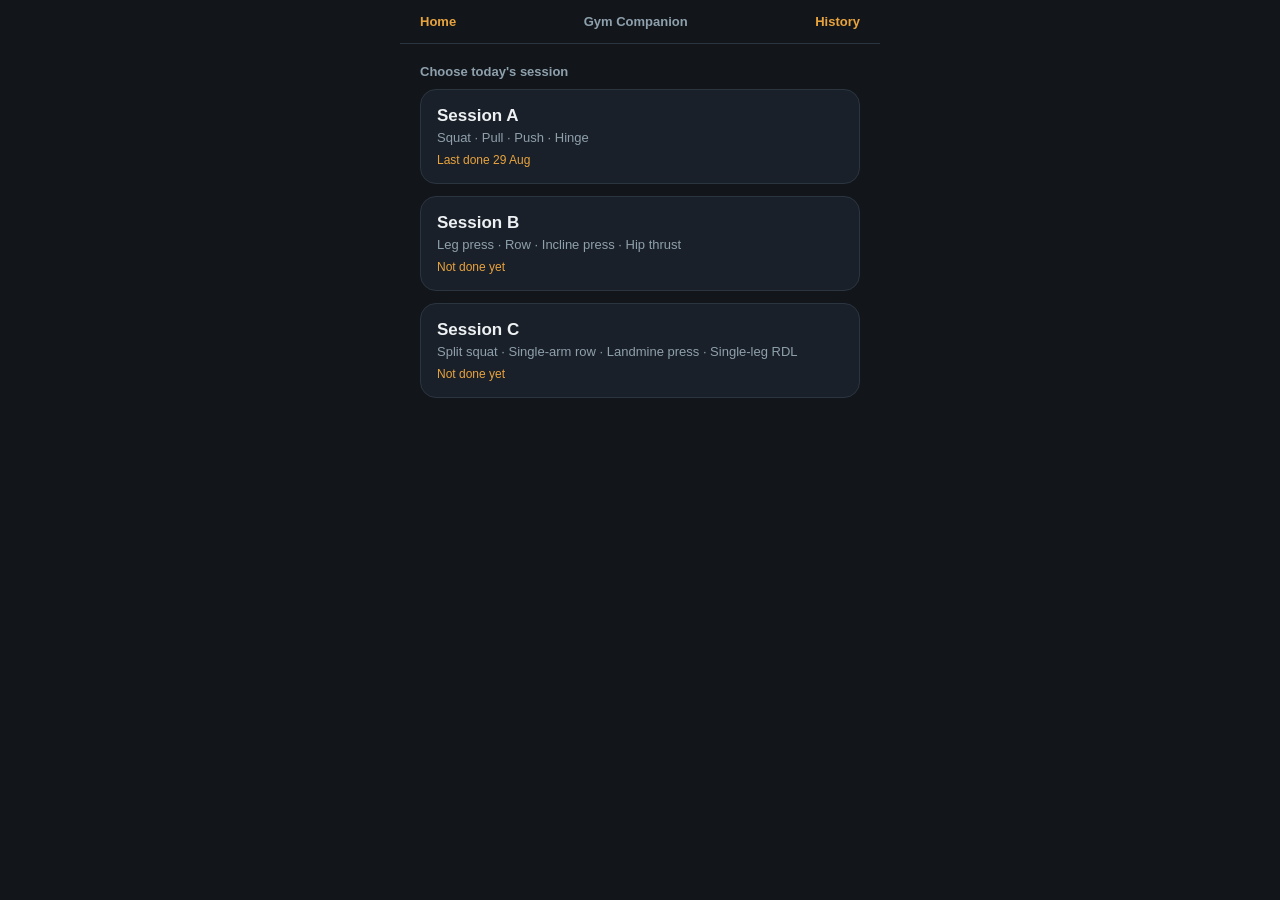
<file: index.html>
<!DOCTYPE html>
<html lang="en">
<head>
<meta charset="UTF-8">
<meta name="viewport" content="width=device-width, initial-scale=1.0, maximum-scale=1.0">
<title>Gym Companion</title>
<meta name="theme-color" content="#12161b">
<meta name="apple-mobile-web-app-capable" content="yes">
<meta name="apple-mobile-web-app-status-bar-style" content="black-translucent">
<meta name="apple-mobile-web-app-title" content="Gym">
<link rel="manifest" href="manifest.json">
<link rel="apple-touch-icon" href="icons/icon-192.png">
<link rel="icon" href="icons/icon-192.png">
<link rel="stylesheet" href="css/style.css">
</head>
<body>
<div class="wrap">
  <nav class="topnav">
    <a class="topnav-link" href="#/picker">Home</a>
    <span class="topnav-title" id="topnavTitle">Gym Companion</span>
    <a class="topnav-link" href="#/history">History</a>
  </nav>
  <div id="app"></div>
</div>
<script type="module" src="js/main.js"></script>
</body>
</html>
</file>
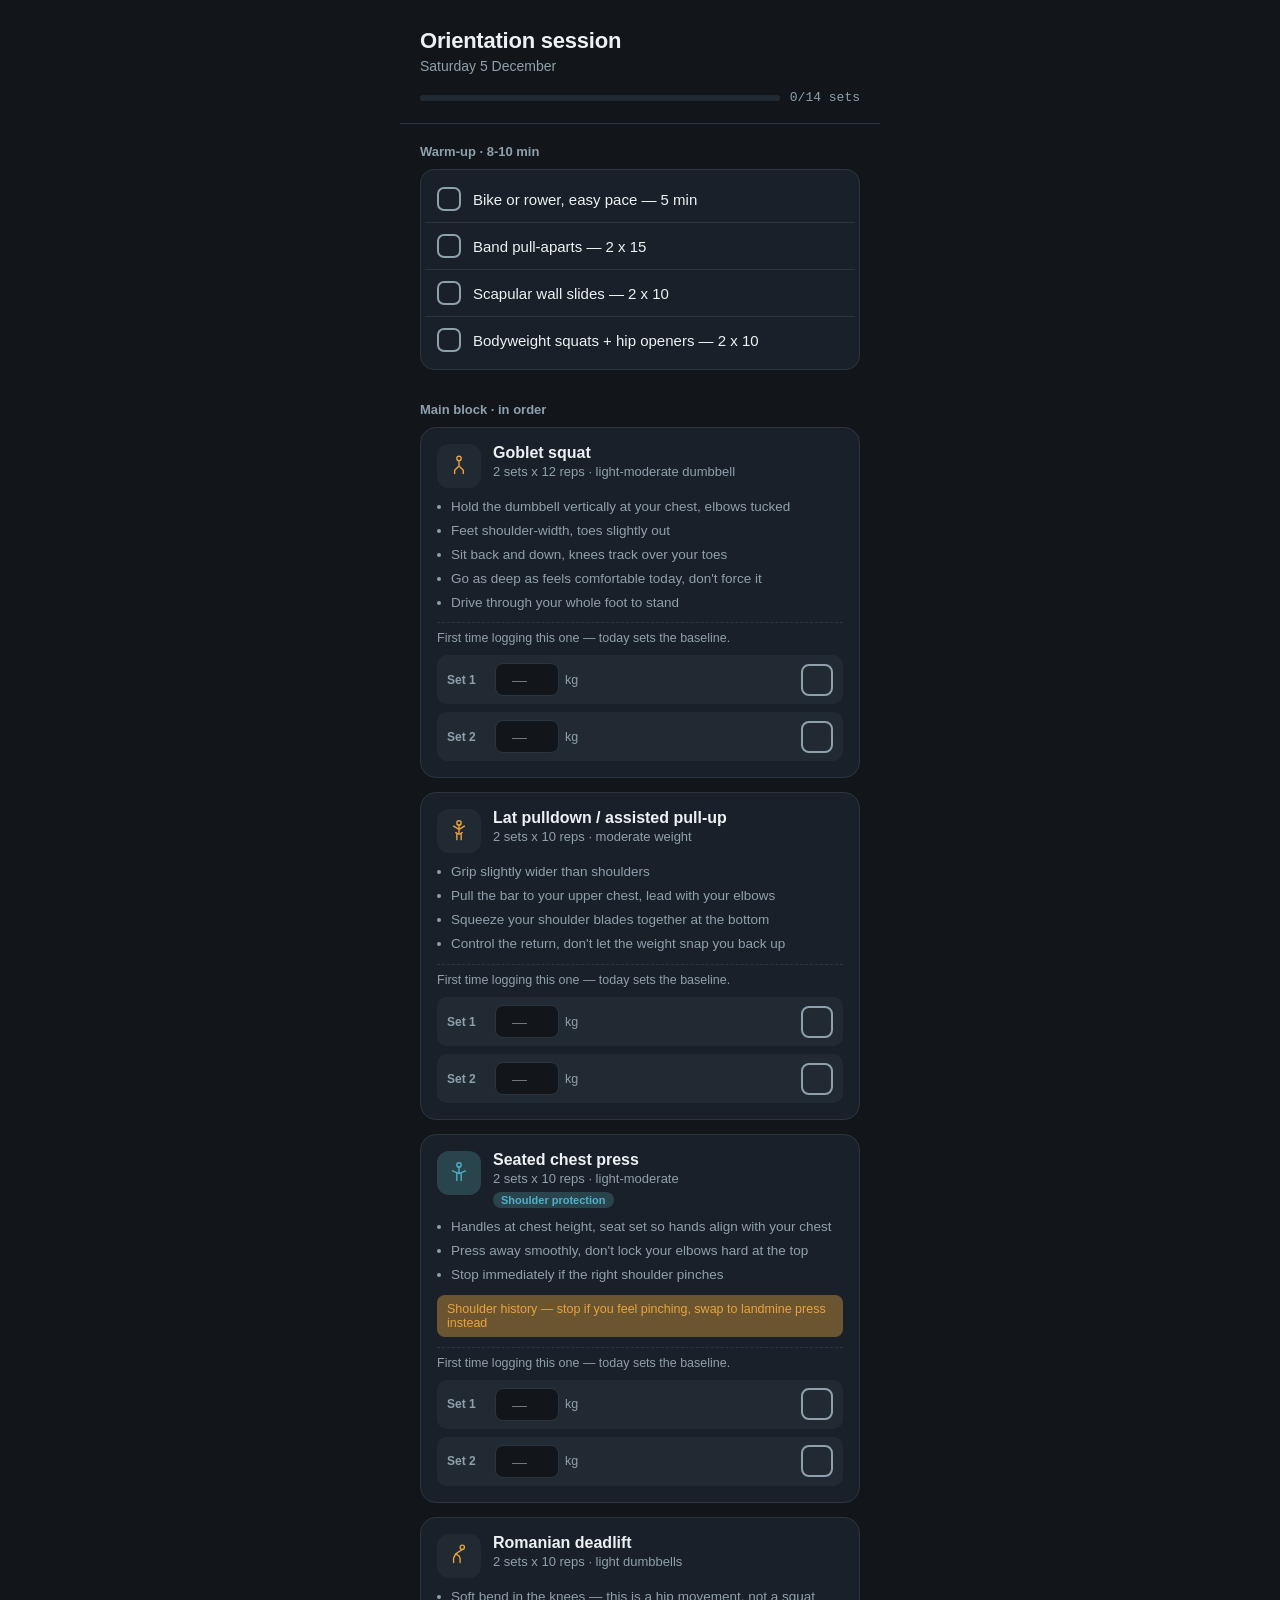
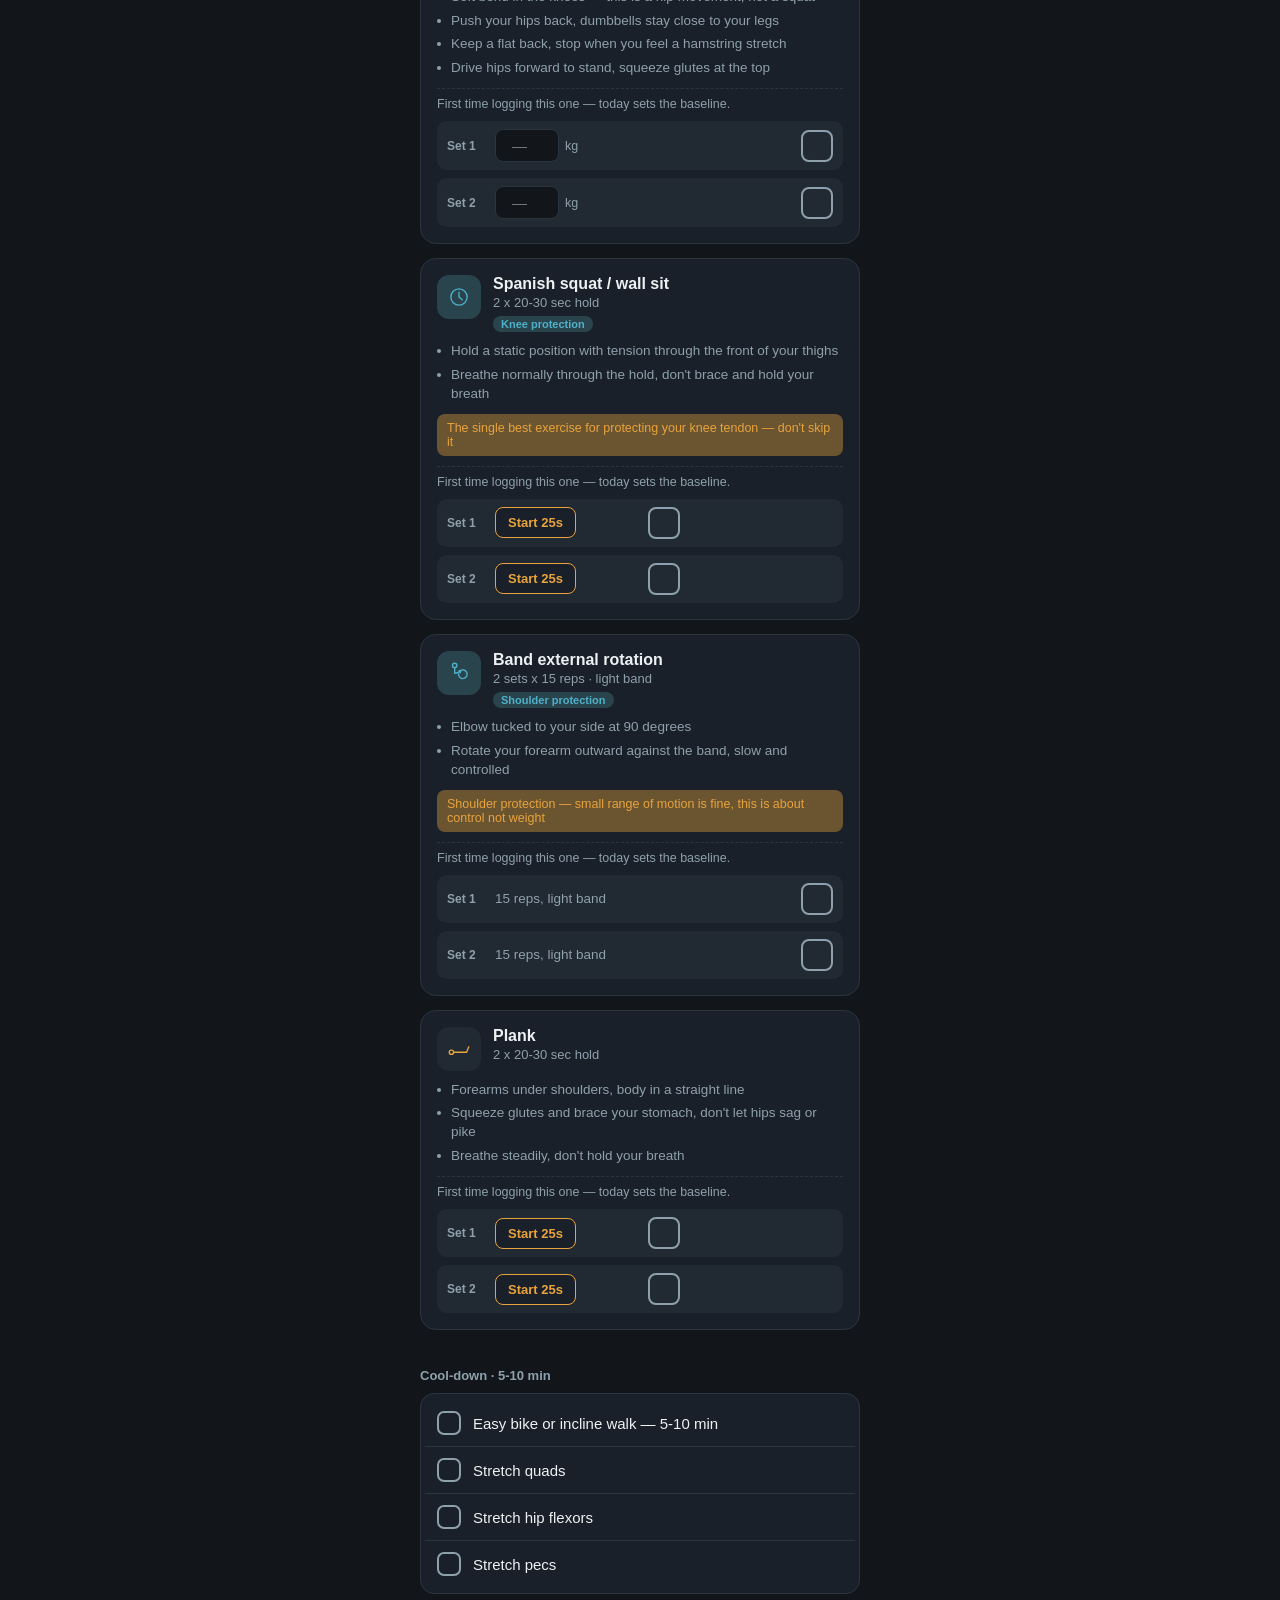
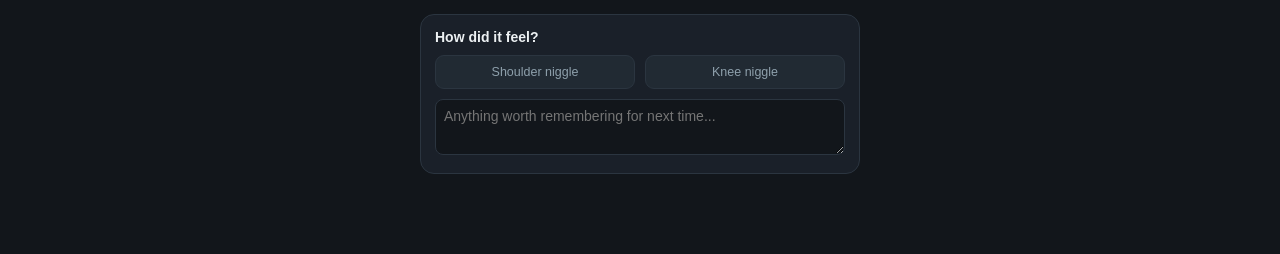
<file: reference/gym-session.html>
<!DOCTYPE html>
<html lang="en">
<head>
<meta charset="UTF-8">
<meta name="viewport" content="width=device-width, initial-scale=1.0, maximum-scale=1.0">
<title>Orientation Session</title>
<style>
  :root{
    --bg: #12161b;
    --surface: #1a2029;
    --surface-2: #212a33;
    --border: #2b3540;
    --text: #edf1f3;
    --text-dim: #8ea0ac;
    --accent: #e8a33d;
    --accent-dim: #6b5530;
    --protect: #4fb0c9;
    --protect-dim: #29444d;
    --good: #6fbf7a;
    --good-dim: #2c4230;
    --danger: #d97066;
  }
  *{ box-sizing: border-box; }
  html,body{
    margin:0; padding:0;
    background: var(--bg);
    color: var(--text);
    font-family: -apple-system, BlinkMacSystemFont, "Segoe UI", Roboto, Helvetica, Arial, sans-serif;
    -webkit-tap-highlight-color: transparent;
  }
  .mono{
    font-family: ui-monospace, "SF Mono", "Cascadia Code", "Roboto Mono", Menlo, Consolas, monospace;
  }
  .wrap{
    max-width: 480px;
    margin: 0 auto;
    padding: 0 0 48px 0;
  }
  header{
    padding: 28px 20px 18px 20px;
    border-bottom: 1px solid var(--border);
  }
  header h1{
    margin:0 0 4px 0;
    font-size: 22px;
    font-weight: 800;
    letter-spacing: -0.01em;
  }
  header .date{
    color: var(--text-dim);
    font-size: 14px;
    margin-bottom: 16px;
  }
  .progress-row{
    display:flex;
    align-items:center;
    gap:10px;
  }
  .progress-track{
    flex:1;
    height:6px;
    background: var(--surface-2);
    border-radius: 3px;
    overflow:hidden;
  }
  .progress-fill{
    height:100%;
    background: var(--accent);
    width:0%;
    transition: width 0.3s ease;
  }
  .progress-label{
    font-size:13px;
    color: var(--text-dim);
    white-space:nowrap;
    font-variant-numeric: tabular-nums;
  }

  section.block{
    padding: 20px 20px 4px 20px;
  }
  .block-title{
    font-size:13px;
    color: var(--text-dim);
    font-weight:600;
    margin-bottom:10px;
  }

  .checklist{
    background: var(--surface);
    border: 1px solid var(--border);
    border-radius: 14px;
    padding: 6px 4px;
    margin-bottom: 8px;
  }
  .check-row{
    display:flex;
    align-items:center;
    gap:12px;
    padding: 11px 12px;
  }
  .check-row + .check-row{
    border-top: 1px solid var(--border);
  }
  .check-box{
    width:24px; height:24px;
    min-width:24px;
    border-radius:7px;
    border: 2px solid var(--text-dim);
    display:flex; align-items:center; justify-content:center;
    cursor:pointer;
  }
  .check-box.checked{
    background: var(--good);
    border-color: var(--good);
  }
  .check-box svg{ opacity:0; width:14px; height:14px; }
  .check-box.checked svg{ opacity:1; }
  .check-label{
    font-size:15px;
    flex:1;
  }
  .check-label.done{
    color: var(--text-dim);
    text-decoration: line-through;
  }

  .exercise-card{
    background: var(--surface);
    border: 1px solid var(--border);
    border-radius: 16px;
    padding: 16px;
    margin-bottom: 14px;
  }
  .ex-head{
    display:flex;
    gap:12px;
    align-items:flex-start;
    margin-bottom: 10px;
  }
  .ex-icon{
    width:44px; height:44px;
    min-width:44px;
    border-radius:12px;
    background: var(--surface-2);
    display:flex; align-items:center; justify-content:center;
  }
  .ex-icon.protect{ background: var(--protect-dim); }
  .ex-icon svg{ width:26px; height:26px; }
  .ex-name{
    font-size:16px;
    font-weight:700;
  }
  .ex-target{
    font-size:13px;
    color: var(--text-dim);
    margin-top:2px;
  }
  .ex-badge{
    display:inline-block;
    font-size:11px;
    font-weight:700;
    color: var(--protect);
    background: var(--protect-dim);
    padding: 2px 8px;
    border-radius: 999px;
    margin-top:6px;
  }
  .cues{
    list-style:none;
    margin: 10px 0;
    padding: 0;
  }
  .cues li{
    font-size:13.5px;
    color: var(--text-dim);
    padding-left: 14px;
    position:relative;
    margin-bottom:5px;
    line-height:1.4;
  }
  .cues li::before{
    content:"";
    position:absolute;
    left:0; top:7px;
    width:4px; height:4px;
    border-radius:50%;
    background: var(--text-dim);
  }
  .note{
    font-size:12.5px;
    color: var(--accent);
    background: var(--accent-dim);
    border-radius:8px;
    padding:7px 10px;
    margin-bottom:10px;
  }
  .last-time{
    font-size:12.5px;
    color: var(--text-dim);
    margin-bottom: 10px;
    padding-top:8px;
    border-top: 1px dashed var(--border);
  }
  .last-time b{ color: var(--text); }

  .sets{
    display:flex;
    flex-direction:column;
    gap:8px;
  }
  .set-row{
    display:flex;
    align-items:center;
    gap:10px;
    background: var(--surface-2);
    border-radius:10px;
    padding: 8px 10px;
  }
  .set-num{
    font-size:12px;
    color: var(--text-dim);
    width:38px;
    font-weight:700;
  }
  .set-input{
    flex:1;
    display:flex;
    align-items:center;
    gap:6px;
  }
  input[type="number"], input[type="text"]{
    background: var(--bg);
    border: 1px solid var(--border);
    color: var(--text);
    border-radius:8px;
    padding: 7px 8px;
    font-size:15px;
    width: 100%;
    font-family: inherit;
  }
  input[type="number"]{ width:64px; text-align:center; }
  .unit{ font-size:12.5px; color: var(--text-dim); }
  .reps-only-label{
    flex:1;
    font-size:13.5px;
    color: var(--text-dim);
  }

  .timer-btn{
    background: var(--surface);
    border: 1px solid var(--accent);
    color: var(--accent);
    border-radius: 8px;
    padding: 7px 12px;
    font-size:13px;
    font-weight:700;
    font-family: inherit;
    cursor:pointer;
  }
  .timer-btn.running{
    background: var(--accent);
    color: var(--bg);
  }
  .timer-display{
    font-size:18px;
    font-weight:700;
    min-width:52px;
    text-align:center;
  }

  .set-check{
    width:32px; height:32px; min-width:32px;
    border-radius:8px;
    border: 2px solid var(--text-dim);
    display:flex; align-items:center; justify-content:center;
    cursor:pointer;
  }
  .set-check.checked{
    background: var(--good);
    border-color: var(--good);
  }
  .set-check svg{ opacity:0; width:16px; height:16px; }
  .set-check.checked svg{ opacity:1; }

  .notes-block{
    padding: 8px 20px 4px 20px;
  }
  .notes-card{
    background: var(--surface);
    border: 1px solid var(--border);
    border-radius: 14px;
    padding: 14px;
  }
  .notes-card h3{
    margin:0 0 10px 0;
    font-size:14px;
  }
  .flag-row{
    display:flex;
    gap:10px;
    margin-bottom:10px;
  }
  .flag-btn{
    flex:1;
    background: var(--surface-2);
    border: 1px solid var(--border);
    color: var(--text-dim);
    padding: 9px 6px;
    border-radius: 9px;
    font-size:12.5px;
    font-family: inherit;
    cursor:pointer;
    text-align:center;
  }
  .flag-btn.active{
    background: var(--danger);
    color: var(--bg);
    border-color: var(--danger);
    font-weight:700;
  }
  textarea{
    width:100%;
    background: var(--bg);
    border: 1px solid var(--border);
    color: var(--text);
    border-radius:8px;
    padding:8px;
    font-family: inherit;
    font-size:14px;
    min-height:56px;
    resize:vertical;
  }
  .save-status{
    text-align:center;
    font-size:12px;
    color: var(--text-dim);
    padding: 14px 20px 0 20px;
    min-height: 18px;
  }
</style>
</head>
<body>
<div class="wrap">

  <header>
    <h1>Orientation session</h1>
    <div class="date" id="dateLabel">—</div>
    <div class="progress-row">
      <div class="progress-track"><div class="progress-fill" id="progressFill"></div></div>
      <div class="progress-label mono" id="progressLabel">0/14 sets</div>
    </div>
  </header>

  <section class="block">
    <div class="block-title">Warm-up · 8-10 min</div>
    <div class="checklist" id="warmupList"></div>
  </section>

  <section class="block">
    <div class="block-title">Main block · in order</div>
    <div id="exerciseList"></div>
  </section>

  <section class="block">
    <div class="block-title">Cool-down · 5-10 min</div>
    <div class="checklist" id="cooldownList"></div>
  </section>

  <section class="notes-block">
    <div class="notes-card">
      <h3>How did it feel?</h3>
      <div class="flag-row">
        <button class="flag-btn" id="shoulderFlag" data-flag="shoulder">Shoulder niggle</button>
        <button class="flag-btn" id="kneeFlag" data-flag="knee">Knee niggle</button>
      </div>
      <textarea id="sessionNotes" placeholder="Anything worth remembering for next time..."></textarea>
    </div>
  </section>

  <div class="save-status" id="saveStatus">&nbsp;</div>

</div>

<script>
const todayISO = new Date().toISOString().slice(0,10);
document.getElementById('dateLabel').textContent = new Date().toLocaleDateString('en-AU', { weekday:'long', day:'numeric', month:'long' });

// ---------- Icons ----------
function icon(pattern, color){
  const c = color || 'currentColor';
  const icons = {
    squat: `<svg viewBox="0 0 48 48" fill="none" stroke="${c}" stroke-width="2.5" stroke-linecap="round"><circle cx="24" cy="10" r="4"/><path d="M24 14v10M24 24l-8 8M24 24l8 8M16 32v6M32 32v6"/></svg>`,
    pull: `<svg viewBox="0 0 48 48" fill="none" stroke="${c}" stroke-width="2.5" stroke-linecap="round"><circle cx="24" cy="9" r="4"/><path d="M24 13v14M14 15l10 6 10-6M18 27l6 3 6-3M20 30v10M28 30v10"/></svg>`,
    push: `<svg viewBox="0 0 48 48" fill="none" stroke="${c}" stroke-width="2.5" stroke-linecap="round"><circle cx="24" cy="9" r="4"/><path d="M24 13v12M12 20l12 5 12-5M20 25v13M28 25v13"/></svg>`,
    hinge: `<svg viewBox="0 0 48 48" fill="none" stroke="${c}" stroke-width="2.5" stroke-linecap="round"><circle cx="30" cy="8" r="4"/><path d="M30 12l-12 8M18 20l-4 8M18 20l6 4M14 28v8M24 24l2 4v8"/></svg>`,
    hold: `<svg viewBox="0 0 48 48" fill="none" stroke="${c}" stroke-width="2.5" stroke-linecap="round"><circle cx="24" cy="24" r="15"/><path d="M24 15v9l6 5"/></svg>`,
    rotation: `<svg viewBox="0 0 48 48" fill="none" stroke="${c}" stroke-width="2.5" stroke-linecap="round"><circle cx="16" cy="10" r="4"/><path d="M16 14v10"/><path d="M16 24c0 0 8 0 10-4"/><path d="M26 20a8 8 0 1 1 -3 6" /><path d="M24 20l3 1-1 3"/></svg>`,
    core: `<svg viewBox="0 0 48 48" fill="none" stroke="${c}" stroke-width="2.5" stroke-linecap="round"><circle cx="10" cy="30" r="4"/><path d="M14 30h24l4-10"/></svg>`
  };
  return icons[pattern] || '';
}
const checkSvg = `<svg viewBox="0 0 24 24" fill="none" stroke="#0d1114" stroke-width="3" stroke-linecap="round" stroke-linejoin="round"><path d="M5 13l4 4L19 7"/></svg>`;

// ---------- Data ----------
const WARMUP = [
  "Bike or rower, easy pace — 5 min",
  "Band pull-aparts — 2 x 15",
  "Scapular wall slides — 2 x 10",
  "Bodyweight squats + hip openers — 2 x 10"
];
const COOLDOWN = [
  "Easy bike or incline walk — 5-10 min",
  "Stretch quads",
  "Stretch hip flexors",
  "Stretch pecs"
];

const EXERCISES = [
  {
    id: "goblet-squat", name: "Goblet squat", pattern: "squat", type: "weight",
    target: "2 sets x 12 reps · light-moderate dumbbell",
    cues: [
      "Hold the dumbbell vertically at your chest, elbows tucked",
      "Feet shoulder-width, toes slightly out",
      "Sit back and down, knees track over your toes",
      "Go as deep as feels comfortable today, don't force it",
      "Drive through your whole foot to stand"
    ],
    sets: 2
  },
  {
    id: "lat-pulldown", name: "Lat pulldown / assisted pull-up", pattern: "pull", type: "weight",
    target: "2 sets x 10 reps · moderate weight",
    cues: [
      "Grip slightly wider than shoulders",
      "Pull the bar to your upper chest, lead with your elbows",
      "Squeeze your shoulder blades together at the bottom",
      "Control the return, don't let the weight snap you back up"
    ],
    sets: 2
  },
  {
    id: "chest-press", name: "Seated chest press", pattern: "push", type: "weight",
    target: "2 sets x 10 reps · light-moderate",
    protect: "shoulder",
    note: "Shoulder history — stop if you feel pinching, swap to landmine press instead",
    cues: [
      "Handles at chest height, seat set so hands align with your chest",
      "Press away smoothly, don't lock your elbows hard at the top",
      "Stop immediately if the right shoulder pinches"
    ],
    sets: 2
  },
  {
    id: "rdl", name: "Romanian deadlift", pattern: "hinge", type: "weight",
    target: "2 sets x 10 reps · light dumbbells",
    cues: [
      "Soft bend in the knees — this is a hip movement, not a squat",
      "Push your hips back, dumbbells stay close to your legs",
      "Keep a flat back, stop when you feel a hamstring stretch",
      "Drive hips forward to stand, squeeze glutes at the top"
    ],
    sets: 2
  },
  {
    id: "spanish-squat", name: "Spanish squat / wall sit", pattern: "hold", type: "hold",
    target: "2 x 20-30 sec hold", holdSeconds: 25,
    protect: "knee",
    note: "The single best exercise for protecting your knee tendon — don't skip it",
    cues: [
      "Hold a static position with tension through the front of your thighs",
      "Breathe normally through the hold, don't brace and hold your breath"
    ],
    sets: 2
  },
  {
    id: "band-rotation", name: "Band external rotation", pattern: "rotation", type: "reps",
    target: "2 sets x 15 reps · light band",
    protect: "shoulder",
    note: "Shoulder protection — small range of motion is fine, this is about control not weight",
    cues: [
      "Elbow tucked to your side at 90 degrees",
      "Rotate your forearm outward against the band, slow and controlled"
    ],
    sets: 2
  },
  {
    id: "plank", name: "Plank", pattern: "core", type: "hold",
    target: "2 x 20-30 sec hold", holdSeconds: 25,
    cues: [
      "Forearms under shoulders, body in a straight line",
      "Squeeze glutes and brace your stomach, don't let hips sag or pike",
      "Breathe steadily, don't hold your breath"
    ],
    sets: 2
  }
];

// ---------- Storage ----------
let LOG = {};
async function loadLog(){
  try{
    const res = await window.storage.get('exercise-log', false);
    LOG = res && res.value ? JSON.parse(res.value) : {};
  }catch(e){
    LOG = {};
  }
}
async function saveLog(){
  try{
    await window.storage.set('exercise-log', JSON.stringify(LOG), false);
    flashSaved();
  }catch(e){
    document.getElementById('saveStatus').textContent = "Couldn't save — check connection";
  }
}
let flashTimeout;
function flashSaved(){
  const el = document.getElementById('saveStatus');
  el.textContent = 'Saved';
  clearTimeout(flashTimeout);
  flashTimeout = setTimeout(()=>{ el.textContent = '\u00a0'; }, 1200);
}

// ---------- Rendering ----------
function renderChecklist(container, items, storageKeyPrefix){
  container.innerHTML = items.map((text,i)=>`
    <div class="check-row">
      <div class="check-box" data-idx="${i}" id="${storageKeyPrefix}-${i}">${checkSvg}</div>
      <div class="check-label" id="${storageKeyPrefix}-label-${i}">${text}</div>
    </div>
  `).join('');
  items.forEach((_,i)=>{
    const box = document.getElementById(`${storageKeyPrefix}-${i}`);
    const label = document.getElementById(`${storageKeyPrefix}-label-${i}`);
    box.addEventListener('click', ()=>{
      box.classList.toggle('checked');
      label.classList.toggle('done');
    });
  });
}

function getLastEntry(exId){
  const entry = LOG[exId];
  if(!entry || !entry.date || entry.date === todayISO) return null;
  return entry;
}
function getTodayEntry(exId){
  const entry = LOG[exId];
  if(entry && entry.date === todayISO) return entry;
  return null;
}

function formatLastTime(ex, entry){
  const dateStr = new Date(entry.date).toLocaleDateString('en-AU', {day:'numeric', month:'short'});
  const parts = entry.sets.map((s)=>{
    if(ex.type === 'weight') return `${s.value || 0}kg`;
    if(ex.type === 'hold') return `${s.value || 0}s`;
    return 'done';
  });
  return `Last time (${dateStr}): <b>${parts.join(', ')}</b>`;
}

function updateProgress(){
  let total = 0, done = 0;
  EXERCISES.forEach(ex=>{
    for(let i=0;i<ex.sets;i++){
      total++;
      const el = document.getElementById(`${ex.id}-check-${i}`);
      if(el && el.classList.contains('checked')) done++;
    }
  });
  document.getElementById('progressFill').style.width = `${total ? (done/total*100) : 0}%`;
  document.getElementById('progressLabel').textContent = `${done}/${total} sets`;
}

function ensureLogEntry(exId, numSets){
  if(!LOG[exId] || LOG[exId].date !== todayISO){
    LOG[exId] = { date: todayISO, sets: Array.from({length:numSets},()=>({value:null, completed:false})) };
  }
  return LOG[exId];
}

function renderExercise(ex){
  const last = getLastEntry(ex.id);
  const todayEntry = ensureLogEntry(ex.id, ex.sets);

  let setsHtml = '';
  for(let i=0;i<ex.sets;i++){
    const setData = todayEntry.sets[i] || {value:null, completed:false};
    if(ex.type === 'weight'){
      setsHtml += `
        <div class="set-row">
          <div class="set-num">Set ${i+1}</div>
          <div class="set-input">
            <input type="number" inputmode="decimal" step="0.5" placeholder="—"
              id="${ex.id}-val-${i}" value="${setData.value ?? ''}">
            <span class="unit">kg</span>
          </div>
          <div class="set-check ${setData.completed?'checked':''}" id="${ex.id}-check-${i}">${checkSvg}</div>
        </div>`;
    } else if(ex.type === 'reps'){
      setsHtml += `
        <div class="set-row">
          <div class="set-num">Set ${i+1}</div>
          <div class="reps-only-label">15 reps, light band</div>
          <div class="set-check ${setData.completed?'checked':''}" id="${ex.id}-check-${i}">${checkSvg}</div>
        </div>`;
    } else if(ex.type === 'hold'){
      setsHtml += `
        <div class="set-row">
          <div class="set-num">Set ${i+1}</div>
          <button class="timer-btn" id="${ex.id}-timerbtn-${i}" data-target="${ex.holdSeconds}">Start ${ex.holdSeconds}s</button>
          <div class="timer-display mono" id="${ex.id}-display-${i}">${setData.value ? setData.value+'s' : ''}</div>
          <div class="set-check ${setData.completed?'checked':''}" id="${ex.id}-check-${i}">${checkSvg}</div>
        </div>`;
    }
  }

  return `
    <div class="exercise-card">
      <div class="ex-head">
        <div class="ex-icon ${ex.protect?'protect':''}">${icon(ex.pattern, ex.protect ? '#4fb0c9' : '#e8a33d')}</div>
        <div>
          <div class="ex-name">${ex.name}</div>
          <div class="ex-target">${ex.target}</div>
          ${ex.protect ? `<div class="ex-badge">${ex.protect === 'knee' ? 'Knee protection' : 'Shoulder protection'}</div>` : ''}
        </div>
      </div>
      <ul class="cues">${ex.cues.map(c=>`<li>${c}</li>`).join('')}</ul>
      ${ex.note ? `<div class="note">${ex.note}</div>` : ''}
      ${last ? `<div class="last-time">${formatLastTime(ex,last)}</div>` : `<div class="last-time">First time logging this one — today sets the baseline.</div>`}
      <div class="sets">${setsHtml}</div>
    </div>
  `;
}

function attachExerciseHandlers(ex){
  for(let i=0;i<ex.sets;i++){
    const checkEl = document.getElementById(`${ex.id}-check-${i}`);
    checkEl.addEventListener('click', ()=>{
      const entry = ensureLogEntry(ex.id, ex.sets);
      entry.sets[i].completed = !entry.sets[i].completed;
      checkEl.classList.toggle('checked');
      saveLog();
      updateProgress();
    });

    if(ex.type === 'weight'){
      const input = document.getElementById(`${ex.id}-val-${i}`);
      input.addEventListener('change', ()=>{
        const entry = ensureLogEntry(ex.id, ex.sets);
        entry.sets[i].value = input.value ? parseFloat(input.value) : null;
        saveLog();
      });
    }

    if(ex.type === 'hold'){
      const btn = document.getElementById(`${ex.id}-timerbtn-${i}`);
      const display = document.getElementById(`${ex.id}-display-${i}`);
      const target = parseInt(btn.dataset.target,10);
      let remaining = target;
      let interval = null;
      let running = false;

      function beep(){
        try{
          const ctx = new (window.AudioContext || window.webkitAudioContext)();
          const osc = ctx.createOscillator();
          const gain = ctx.createGain();
          osc.frequency.value = 880;
          osc.connect(gain); gain.connect(ctx.destination);
          gain.gain.setValueAtTime(0.15, ctx.currentTime);
          osc.start();
          osc.stop(ctx.currentTime + 0.25);
        }catch(e){}
      }
      function finish(secondsHeld){
        clearInterval(interval);
        running = false;
        btn.textContent = `Start ${target}s`;
        btn.classList.remove('running');
        display.textContent = `${secondsHeld}s`;
        const entry = ensureLogEntry(ex.id, ex.sets);
        entry.sets[i].value = secondsHeld;
        entry.sets[i].completed = true;
        document.getElementById(`${ex.id}-check-${i}`).classList.add('checked');
        saveLog();
        updateProgress();
        beep();
      }
      btn.addEventListener('click', ()=>{
        if(running){
          finish(target - remaining);
          return;
        }
        running = true;
        remaining = target;
        btn.textContent = 'Stop';
        btn.classList.add('running');
        display.textContent = `${remaining}s`;
        interval = setInterval(()=>{
          remaining--;
          display.textContent = `${remaining}s`;
          if(remaining <= 0){
            finish(target);
          }
        }, 1000);
      });
    }
  }
}

// ---------- Notes ----------
async function loadNotes(){
  try{
    const res = await window.storage.get(`notes-${todayISO}`, false);
    if(res && res.value){
      const data = JSON.parse(res.value);
      document.getElementById('sessionNotes').value = data.text || '';
      if(data.shoulder) document.getElementById('shoulderFlag').classList.add('active');
      if(data.knee) document.getElementById('kneeFlag').classList.add('active');
    }
  }catch(e){}
}
function saveNotes(){
  const data = {
    text: document.getElementById('sessionNotes').value,
    shoulder: document.getElementById('shoulderFlag').classList.contains('active'),
    knee: document.getElementById('kneeFlag').classList.contains('active')
  };
  window.storage.set(`notes-${todayISO}`, JSON.stringify(data), false).then(flashSaved).catch(()=>{});
}

// ---------- Init ----------
(async function init(){
  await loadLog();

  renderChecklist(document.getElementById('warmupList'), WARMUP, 'wu');
  renderChecklist(document.getElementById('cooldownList'), COOLDOWN, 'cd');

  const list = document.getElementById('exerciseList');
  list.innerHTML = EXERCISES.map(renderExercise).join('');
  EXERCISES.forEach(attachExerciseHandlers);
  updateProgress();

  await loadNotes();
  document.getElementById('shoulderFlag').addEventListener('click', (e)=>{
    e.target.classList.toggle('active');
    saveNotes();
  });
  document.getElementById('kneeFlag').addEventListener('click', (e)=>{
    e.target.classList.toggle('active');
    saveNotes();
  });
  document.getElementById('sessionNotes').addEventListener('change', saveNotes);
})();
</script>
</body>
</html>
</file>
<file: css/style.css>
:root{
  --bg: #12161b;
  --surface: #1a2029;
  --surface-2: #212a33;
  --border: #2b3540;
  --text: #edf1f3;
  --text-dim: #8ea0ac;
  --accent: #e8a33d;
  --accent-dim: #6b5530;
  --protect: #4fb0c9;
  --protect-dim: #29444d;
  --good: #6fbf7a;
  --good-dim: #2c4230;
  --danger: #d97066;
}
*{ box-sizing: border-box; }
html,body{
  margin:0; padding:0;
  background: var(--bg);
  color: var(--text);
  font-family: -apple-system, BlinkMacSystemFont, "Segoe UI", Roboto, Helvetica, Arial, sans-serif;
  -webkit-tap-highlight-color: transparent;
}
a{ color: inherit; text-decoration: none; }
.mono{
  font-family: ui-monospace, "SF Mono", "Cascadia Code", "Roboto Mono", Menlo, Consolas, monospace;
}
.wrap{
  max-width: 480px;
  margin: 0 auto;
  padding: 0 0 48px 0;
}

/* ---------- Top nav ---------- */
.topnav{
  display:flex;
  align-items:center;
  justify-content:space-between;
  padding: 14px 20px;
  border-bottom: 1px solid var(--border);
}
.topnav-link{
  font-size:13px;
  font-weight:700;
  color: var(--accent);
}
.topnav-title{
  font-size:13px;
  color: var(--text-dim);
  font-weight:600;
}

/* ---------- Session header (runner) ---------- */
.session-header{
  padding: 20px 20px 18px 20px;
  border-bottom: 1px solid var(--border);
}
.session-header h1{
  margin:0 0 4px 0;
  font-size: 22px;
  font-weight: 800;
  letter-spacing: -0.01em;
}
.session-header .date{
  color: var(--text-dim);
  font-size: 14px;
  margin-bottom: 16px;
}
.progress-row{
  display:flex;
  align-items:center;
  gap:10px;
}
.progress-track{
  flex:1;
  height:6px;
  background: var(--surface-2);
  border-radius: 3px;
  overflow:hidden;
}
.progress-fill{
  height:100%;
  background: var(--accent);
  width:0%;
  transition: width 0.3s ease;
}
.progress-label{
  font-size:13px;
  color: var(--text-dim);
  white-space:nowrap;
  font-variant-numeric: tabular-nums;
}

section.block{
  padding: 20px 20px 4px 20px;
}
.block-title{
  font-size:13px;
  color: var(--text-dim);
  font-weight:600;
  margin-bottom:10px;
}

/* ---------- Cardio (warm-up / cool-down) ---------- */
.cardio-card{
  background: var(--surface);
  border: 1px solid var(--border);
  border-radius: 14px;
  padding: 12px 14px;
  margin-bottom: 8px;
}
.cardio-hint{
  font-size:12px;
  color: var(--text-dim);
  margin-bottom:8px;
}
.cardio-card select{
  width:100%;
  background: var(--bg);
  border: 1px solid var(--border);
  color: var(--text);
  border-radius:8px;
  padding: 7px 8px;
  font-size:14px;
  font-family: inherit;
  margin-bottom:8px;
}
.cardio-grid{
  display:grid;
  grid-template-columns: repeat(2, 1fr);
  gap:8px;
  margin-bottom:8px;
}
.cardio-grid label{
  font-size:11.5px;
  color: var(--text-dim);
  display:flex;
  flex-direction:column;
  gap:4px;
}
.cardio-grid input{
  font-size:14px !important;
}
.cardio-notes{
  font-size:13px !important;
}

/* ---------- Checklist (warm-up / cool-down / history list) ---------- */
.checklist{
  background: var(--surface);
  border: 1px solid var(--border);
  border-radius: 14px;
  padding: 6px 4px;
  margin-bottom: 8px;
}
.check-row{
  display:flex;
  align-items:center;
  gap:12px;
  padding: 11px 12px;
}
.check-row + .check-row{
  border-top: 1px solid var(--border);
}
.check-box{
  width:24px; height:24px;
  min-width:24px;
  border-radius:7px;
  border: 2px solid var(--text-dim);
  display:flex; align-items:center; justify-content:center;
  cursor:pointer;
}
.check-box.checked{
  background: var(--good);
  border-color: var(--good);
}
.check-box svg{ opacity:0; width:14px; height:14px; }
.check-box.checked svg{ opacity:1; }
.check-content{ flex:1; display:flex; flex-direction:column; gap:2px; }
.check-label{
  font-size:15px;
}
.check-label.done{
  color: var(--text-dim);
  text-decoration: line-through;
}
.check-cue{
  font-size:12.5px;
  color: var(--text-dim);
  line-height:1.4;
}
.history-row{ cursor:pointer; }
.history-row:active{ background: var(--surface-2); }

/* ---------- Exercise cards ---------- */
.exercise-card{
  background: var(--surface);
  border: 1px solid var(--border);
  border-radius: 16px;
  padding: 16px;
  margin-bottom: 14px;
}
.ex-head{
  display:flex;
  gap:12px;
  align-items:flex-start;
  margin-bottom: 10px;
}
.ex-head-text{ flex:1; }
.ex-icon{
  width:44px; height:44px;
  min-width:44px;
  border-radius:12px;
  background: var(--surface-2);
  display:flex; align-items:center; justify-content:center;
}
.ex-icon.protect{ background: var(--protect-dim); }
.ex-icon svg{ width:26px; height:26px; }
.ex-name{
  font-size:16px;
  font-weight:700;
}
.ex-target{
  font-size:13px;
  color: var(--text-dim);
  margin-top:2px;
}
.ex-badge{
  display:inline-block;
  font-size:11px;
  font-weight:700;
  color: var(--protect);
  background: var(--protect-dim);
  padding: 2px 8px;
  border-radius: 999px;
  margin-top:6px;
}
.cues{
  list-style:none;
  margin: 10px 0;
  padding: 0;
}
.cues li{
  font-size:13.5px;
  color: var(--text-dim);
  padding-left: 14px;
  position:relative;
  margin-bottom:5px;
  line-height:1.4;
}
.cues li::before{
  content:"";
  position:absolute;
  left:0; top:7px;
  width:4px; height:4px;
  border-radius:50%;
  background: var(--text-dim);
}
.note{
  font-size:12.5px;
  color: var(--accent);
  background: var(--accent-dim);
  border-radius:8px;
  padding:7px 10px;
  margin-bottom:10px;
}
.last-time{
  font-size:12.5px;
  color: var(--text-dim);
  margin-bottom: 10px;
  padding-top:8px;
  border-top: 1px dashed var(--border);
}
.last-time b{ color: var(--text); }

/* ---------- Video link row ---------- */
.video-play{
  width:36px; height:36px; min-width:36px;
  border-radius:10px;
  background: var(--surface-2);
  color: var(--accent);
  display:flex; align-items:center; justify-content:center;
}
.video-play svg{ width:18px; height:18px; }
.video-play.disabled{
  color: var(--text-dim);
  pointer-events:none;
}
.video-input{
  margin-bottom:10px;
  font-size:13px !important;
}

/* ---------- Sets ---------- */
.sets{
  display:flex;
  flex-direction:column;
  gap:8px;
}
.set-row{
  display:flex;
  align-items:center;
  gap:10px;
  background: var(--surface-2);
  border-radius:10px;
  padding: 8px 10px;
}
.set-num{
  font-size:12px;
  color: var(--text-dim);
  width:38px;
  font-weight:700;
}
.set-input{
  flex:1;
  display:flex;
  align-items:center;
  gap:6px;
}
input[type="number"], input[type="text"], input[type="url"]{
  background: var(--bg);
  border: 1px solid var(--border);
  color: var(--text);
  border-radius:8px;
  padding: 7px 8px;
  font-size:15px;
  width: 100%;
  font-family: inherit;
}
input[type="number"]{ width:64px; text-align:center; }
.unit{ font-size:12.5px; color: var(--text-dim); }
.reps-only-label{
  flex:1;
  font-size:13.5px;
  color: var(--text-dim);
}

.timer-btn{
  background: var(--surface);
  border: 1px solid var(--accent);
  color: var(--accent);
  border-radius: 8px;
  padding: 7px 12px;
  font-size:13px;
  font-weight:700;
  font-family: inherit;
  cursor:pointer;
}
.timer-btn.running{
  background: var(--accent);
  color: var(--bg);
}
.timer-display{
  font-size:18px;
  font-weight:700;
  min-width:52px;
  text-align:center;
}

.set-check{
  width:32px; height:32px; min-width:32px;
  border-radius:8px;
  border: 2px solid var(--text-dim);
  display:flex; align-items:center; justify-content:center;
  cursor:pointer;
}
.set-check.checked{
  background: var(--good);
  border-color: var(--good);
}
.set-check svg{ opacity:0; width:16px; height:16px; }
.set-check.checked svg{ opacity:1; }

.history-link{
  display:block;
  text-align:center;
  font-size:12.5px;
  color: var(--text-dim);
  margin-top:12px;
  padding-top:10px;
  border-top: 1px solid var(--border);
}

/* ---------- Notes ---------- */
.notes-block{
  padding: 8px 20px 4px 20px;
}
.notes-card{
  background: var(--surface);
  border: 1px solid var(--border);
  border-radius: 14px;
  padding: 14px;
}
.notes-card h3{
  margin:0 0 10px 0;
  font-size:14px;
}
.flag-row{
  display:flex;
  gap:10px;
  margin-bottom:10px;
}
.flag-btn{
  flex:1;
  background: var(--surface-2);
  border: 1px solid var(--border);
  color: var(--text-dim);
  padding: 9px 6px;
  border-radius: 9px;
  font-size:12.5px;
  font-family: inherit;
  cursor:pointer;
  text-align:center;
}
.flag-btn.active{
  background: var(--danger);
  color: var(--bg);
  border-color: var(--danger);
  font-weight:700;
}
textarea{
  width:100%;
  background: var(--bg);
  border: 1px solid var(--border);
  color: var(--text);
  border-radius:8px;
  padding:8px;
  font-family: inherit;
  font-size:14px;
  min-height:56px;
  resize:vertical;
}
.save-status{
  text-align:center;
  font-size:12px;
  color: var(--text-dim);
  padding: 14px 20px 0 20px;
  min-height: 18px;
}

/* ---------- Finish session ---------- */
.finish-block{
  padding: 18px 20px 0 20px;
}
.finish-btn{
  width:100%;
  background: var(--accent);
  color: var(--bg);
  border: none;
  border-radius: 12px;
  padding: 14px;
  font-size:15px;
  font-weight:800;
  font-family: inherit;
  cursor:pointer;
}
.finish-btn:active{ opacity:0.85; }

/* ---------- Session picker ---------- */
.session-cards{
  display:flex;
  flex-direction:column;
  gap:12px;
}
.session-card{
  display:block;
  background: var(--surface);
  border: 1px solid var(--border);
  border-radius: 16px;
  padding: 16px;
}
.session-card:active{ background: var(--surface-2); }
.session-card-label{
  font-size:17px;
  font-weight:800;
  margin-bottom:4px;
}
.session-card-subtitle{
  font-size:13px;
  color: var(--text-dim);
  margin-bottom:8px;
}
.session-card-last{
  font-size:12px;
  color: var(--accent);
}

/* ---------- History ---------- */
.back-link{
  display:inline-block;
  font-size:13px;
  color: var(--accent);
  font-weight:700;
}
.history-entry-block + .history-entry-block{
  border-top: 1px solid var(--border);
}
.history-entry-row{
  display:flex;
  align-items:center;
  justify-content:space-between;
  padding: 11px 12px;
  gap:10px;
}
.history-entry-date{
  font-size:13px;
  display:flex;
  flex-direction:column;
  gap:2px;
}
.history-entry-session{
  font-size:11px;
  color: var(--text-dim);
}
.history-entry-values{
  font-size:14px;
  font-weight:700;
  text-align:right;
  flex:1;
}
.history-edit-btn{
  background: var(--surface-2);
  border: 1px solid var(--border);
  color: var(--text-dim);
  border-radius:8px;
  padding: 6px 10px;
  font-size:12px;
  font-weight:700;
  font-family: inherit;
  cursor:pointer;
}

/* ---------- Add/edit entry form ---------- */
.add-entry-toggle{
  width:100%;
  background: var(--surface);
  border: 1px solid var(--border);
  color: var(--accent);
  border-radius: 12px;
  padding: 12px;
  font-size:14px;
  font-weight:700;
  font-family: inherit;
  cursor:pointer;
  margin-bottom:8px;
}
.entry-form-inner{
  background: var(--surface);
  border: 1px solid var(--border);
  border-radius: 14px;
  padding: 14px;
  margin-bottom:8px;
}
.entry-form-row{
  display:flex;
  gap:10px;
  margin-bottom:10px;
}
.entry-form-row label{
  flex:1;
  font-size:11.5px;
  color: var(--text-dim);
  display:flex;
  flex-direction:column;
  gap:4px;
}
.entry-form-row input, .entry-form-row select{
  background: var(--bg);
  border: 1px solid var(--border);
  color: var(--text);
  border-radius:8px;
  padding: 7px 8px;
  font-size:14px;
  font-family: inherit;
}
.entry-form-actions{
  display:flex;
  gap:10px;
  margin-top:10px;
}
.entry-save-btn, .entry-delete-btn{
  flex:1;
  border-radius:9px;
  padding: 10px;
  font-size:13.5px;
  font-weight:700;
  font-family: inherit;
  cursor:pointer;
  border: none;
}
.entry-save-btn{
  background: var(--accent);
  color: var(--bg);
}
.entry-delete-btn{
  background: var(--surface-2);
  color: var(--danger);
  border: 1px solid var(--border);
}
</file>
